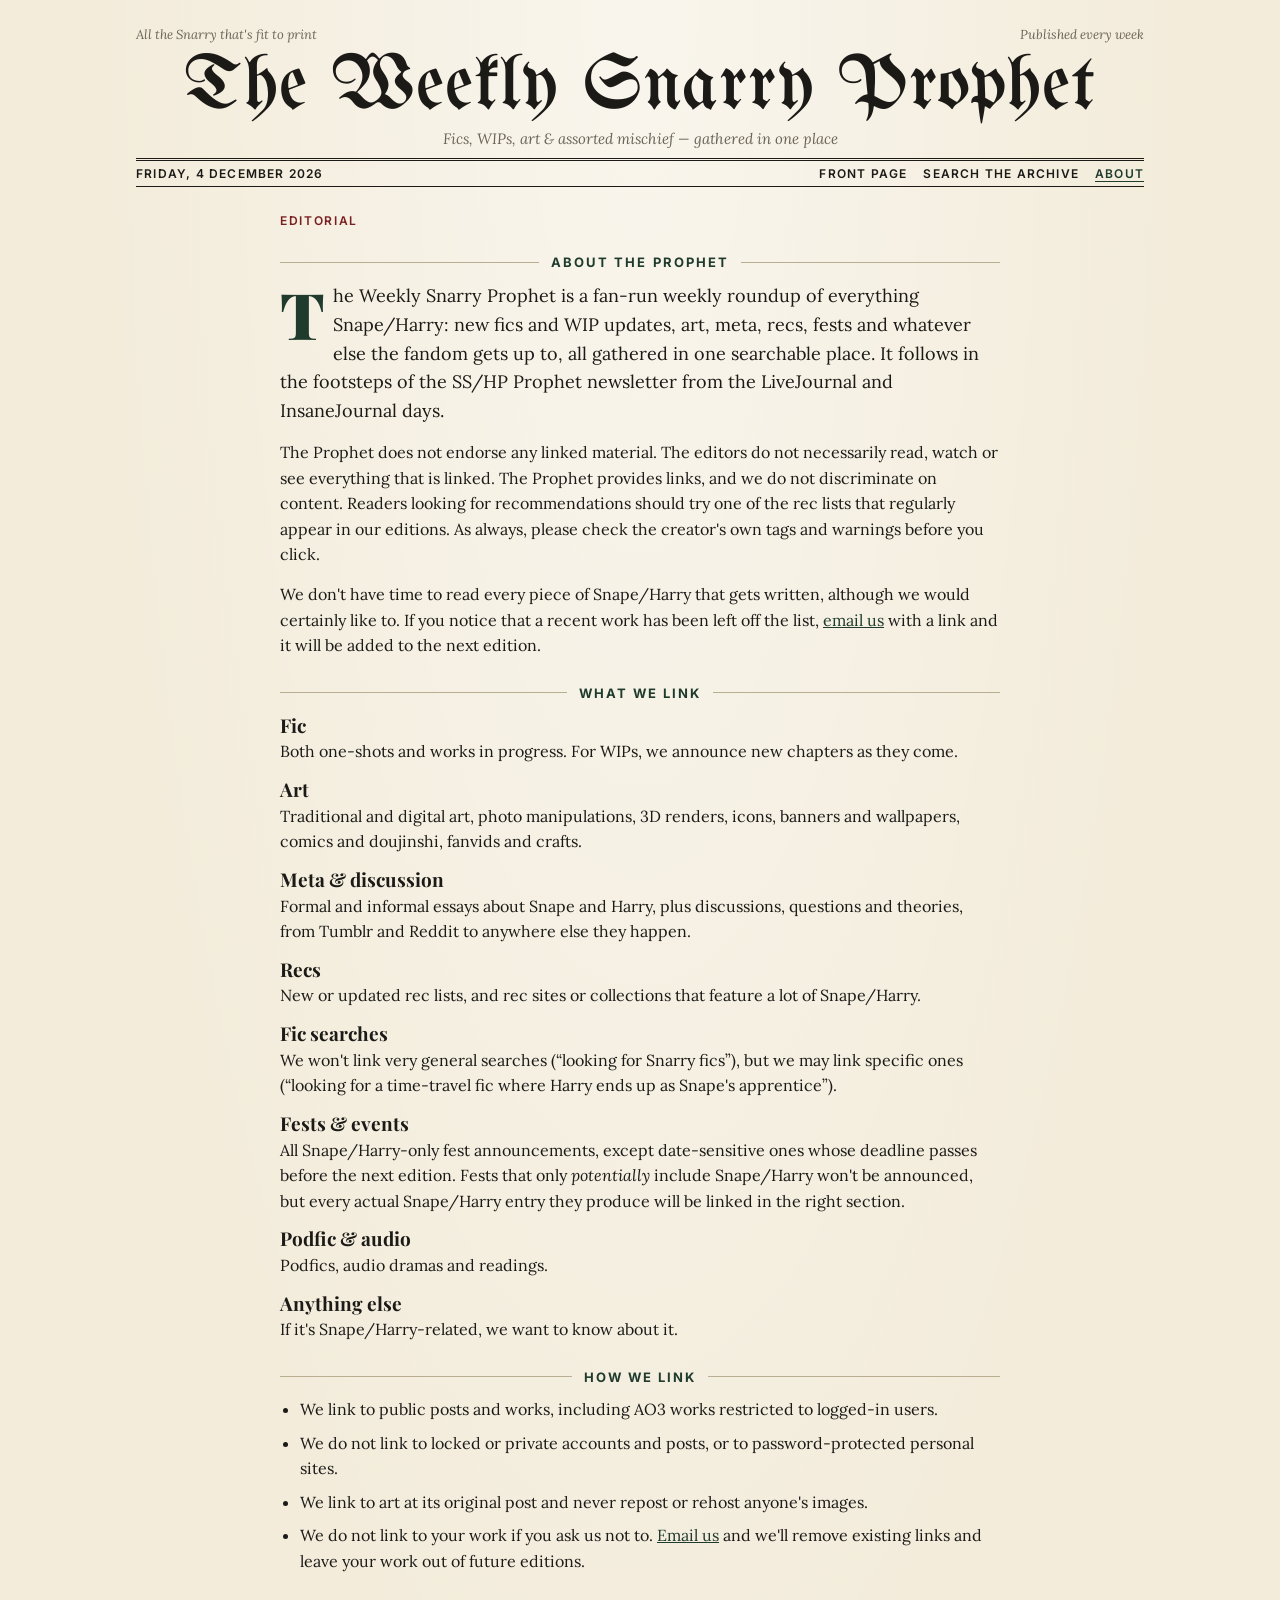
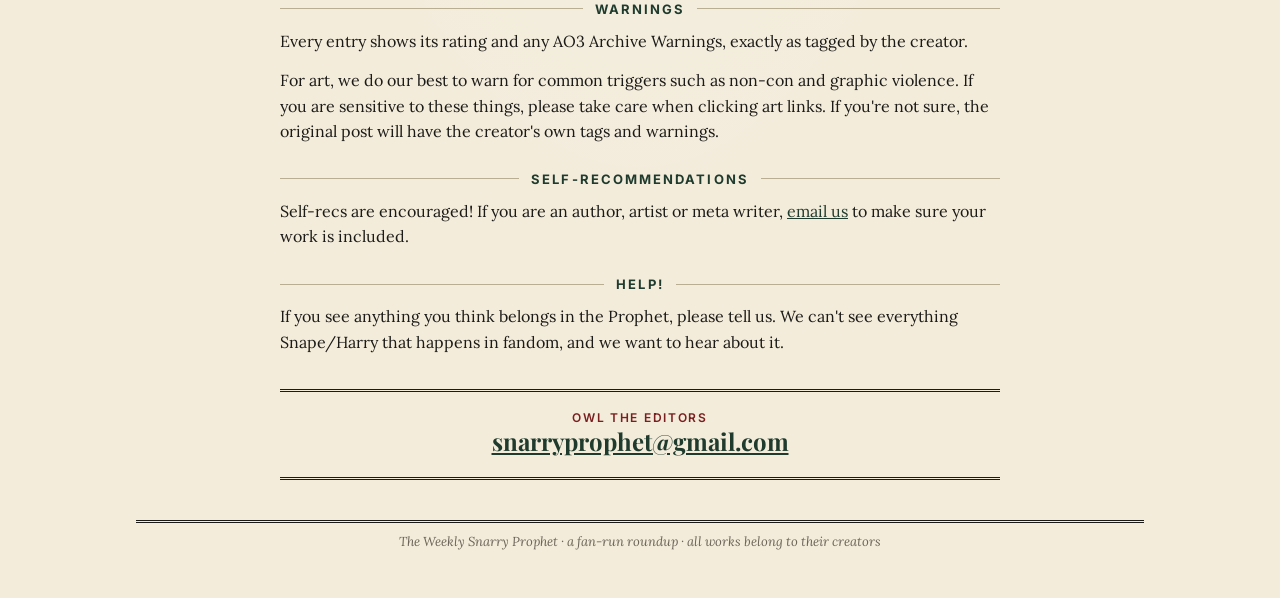
<file: about.html>
<!doctype html>
<html lang="en">
<head>
<meta charset="utf-8">
<meta name="viewport" content="width=device-width, initial-scale=1">
<title>About the Prophet · The Weekly Snarry Prophet</title>
<meta name="description" content="What the Weekly Snarry Prophet links to, how, and how to get your work included.">
<link rel="icon" href="favicon.svg" type="image/svg+xml">
<link rel="icon" href="favicon-32.png" sizes="32x32" type="image/png">
<link rel="apple-touch-icon" href="apple-touch-icon.png">
<link rel="alternate" type="application/rss+xml" title="The Weekly Snarry Prophet" href="feed.xml">
<link rel="preconnect" href="https://fonts.googleapis.com">
<link rel="preconnect" href="https://fonts.gstatic.com" crossorigin>
<link href="https://fonts.googleapis.com/css2?family=UnifrakturMaguntia&family=Playfair+Display:wght@700;900&family=Lora:ital,wght@0,400;0,600;1,400&family=Inter:wght@400;500;600;700&display=swap" rel="stylesheet">
<link rel="stylesheet" href="style.css?v=5">
<script src="common.js?v=5"></script>
</head>
<body>
<div class="page">
  <header class="masthead">
    <div class="ears"><span>All the Snarry that's fit to print</span><span>Published every week</span></div>
    <h1><a href="index.html">The Weekly Snarry Prophet</a></h1>
    <div class="motto">Fics, WIPs, art &amp; assorted mischief — gathered in one place</div>
    <div class="dateline">
      <span id="today"></span>
      <nav><a href="index.html">Front Page</a><a href="search.html">Search the Archive</a><a href="about.html" class="active">About</a></nav>
    </div>
  </header>

  <main class="prose">
    <div class="kicker">Editorial</div>
    <div class="rubric">About The Prophet</div>

    <p class="lede">The Weekly Snarry Prophet is a fan-run weekly roundup of everything Snape/Harry: new fics and WIP updates, art, meta, recs, fests and whatever else the fandom gets up to, all gathered in one searchable place. It follows in the footsteps of the SS/HP Prophet newsletter from the LiveJournal and InsaneJournal days.</p>

    <p>The Prophet does not endorse any linked material. The editors do not necessarily read, watch or see everything that is linked. The Prophet provides links, and we do not discriminate on content. Readers looking for recommendations should try one of the rec lists that regularly appear in our editions. As always, please check the creator's own tags and warnings before you click.</p>

    <p>We don't have time to read every piece of Snape/Harry that gets written, although we would certainly like to. If you notice that a recent work has been left off the list, <a href="mailto:snarryprophet@gmail.com">email us</a> with a link and it will be added to the next edition.</p>

    <div class="rubric">What we link</div>
    <dl class="kinds">
      <dt>Fic</dt>
      <dd>Both one-shots and works in progress. For WIPs, we announce new chapters as they come.</dd>
      <dt>Art</dt>
      <dd>Traditional and digital art, photo manipulations, 3D renders, icons, banners and wallpapers, comics and doujinshi, fanvids and crafts.</dd>
      <dt>Meta &amp; discussion</dt>
      <dd>Formal and informal essays about Snape and Harry, plus discussions, questions and theories, from Tumblr and Reddit to anywhere else they happen.</dd>
      <dt>Recs</dt>
      <dd>New or updated rec lists, and rec sites or collections that feature a lot of Snape/Harry.</dd>
      <dt>Fic searches</dt>
      <dd>We won't link very general searches (“looking for Snarry fics”), but we may link specific ones (“looking for a time-travel fic where Harry ends up as Snape's apprentice”).</dd>
      <dt>Fests &amp; events</dt>
      <dd>All Snape/Harry-only fest announcements, except date-sensitive ones whose deadline passes before the next edition. Fests that only <em>potentially</em> include Snape/Harry won't be announced, but every actual Snape/Harry entry they produce will be linked in the right section.</dd>
      <dt>Podfic &amp; audio</dt>
      <dd>Podfics, audio dramas and readings.</dd>
      <dt>Anything else</dt>
      <dd>If it's Snape/Harry-related, we want to know about it.</dd>
    </dl>

    <div class="rubric">How we link</div>
    <ul class="rules">
      <li>We link to public posts and works, including AO3 works restricted to logged-in users.</li>
      <li>We do not link to locked or private accounts and posts, or to password-protected personal sites.</li>
      <li>We link to art at its original post and never repost or rehost anyone's images.</li>
      <li>We do not link to your work if you ask us not to. <a href="mailto:snarryprophet@gmail.com?subject=Please%20don't%20link%20my%20work">Email us</a> and we'll remove existing links and leave your work out of future editions.</li>
    </ul>

    <div class="rubric">Warnings</div>
    <p>Every entry shows its rating and any AO3 Archive Warnings, exactly as tagged by the creator.</p>
    <p>For art, we do our best to warn for common triggers such as non-con and graphic violence. If you are sensitive to these things, please take care when clicking art links. If you're not sure, the original post will have the creator's own tags and warnings.</p>

    <div class="rubric">Self-recommendations</div>
    <p>Self-recs are encouraged! If you are an author, artist or meta writer, <a href="mailto:snarryprophet@gmail.com?subject=For%20the%20Prophet">email us</a> to make sure your work is included.</p>

    <div class="rubric">Help!</div>
    <p>If you see anything you think belongs in the Prophet, please tell us. We can't see everything Snape/Harry that happens in fandom, and we want to hear about it.</p>

    <div class="contact">
      <div class="kicker">Owl the editors</div>
      <a href="mailto:snarryprophet@gmail.com">snarryprophet@gmail.com</a>
    </div>
  </main>

  <footer>The Weekly Snarry Prophet · a fan-run roundup · all works belong to their creators</footer>
</div>
     <script data-goatcounter="https://snarryprophet.goatcounter.com/count" async src="//gc.zgo.at/count.js"></script>
</body>
</html>
</file>
<file: style.css>
/* The Weekly Snarry Prophet – shared styles */
:root{
  --paper:#f3ecdb; --paper-2:#faf5e8; --ink:#1b1a17; --muted:#6b6457; --rule:#b9ad92;
  --green:#1f3b2d; --silver:#8c8f86; --red:#7a1f1f; --chip:#e7dfc9;
  --g:#77a300; --t:#d4a800; --m:#e57b00; --e:#b3001b; --nr:#8a8a8a;
}
*{box-sizing:border-box}
[hidden]{display:none !important}
html{background:var(--paper)}
body{margin:0;color:var(--ink);font:16px/1.6 "Lora",Georgia,serif;
  background:var(--paper) radial-gradient(ellipse at top, rgba(255,255,255,.5), transparent 60%)}
a{color:var(--green)}
.page{max-width:1040px;margin:0 auto;padding:0 16px 48px}

/* ---------- Masthead ---------- */
.masthead{text-align:center;padding:26px 0 0}
.masthead .ears{display:flex;justify-content:space-between;font:italic 13px "Lora",serif;color:var(--muted);gap:10px}
.masthead h1{margin:6px 0 2px;font:400 clamp(38px,8vw,78px)/1 "UnifrakturMaguntia",serif;color:var(--ink);letter-spacing:.01em}
.masthead h1 a{color:inherit;text-decoration:none}
.masthead .motto{font:italic 15px "Lora",serif;color:var(--muted);margin-bottom:10px}
.dateline{border-top:3px double var(--ink);border-bottom:1px solid var(--ink);padding:5px 0;display:flex;justify-content:space-between;
  align-items:center;gap:10px;flex-wrap:wrap;font:600 12px "Inter",sans-serif;text-transform:uppercase;letter-spacing:.1em}
.dateline nav a{color:var(--ink);text-decoration:none;margin-left:16px}
.dateline nav a:first-child{margin-left:0}
.dateline nav a.active,.dateline nav a:hover{color:var(--green);text-decoration:underline;text-underline-offset:3px}

/* ---------- Two-column layout: editions left, sidebar right ---------- */
.layout{display:grid;grid-template-columns:minmax(0,1fr) 290px;gap:0 34px;align-items:start}
.sidebar{border-left:1px solid var(--rule);padding:26px 0 0 26px;min-width:0}

/* ---------- Cover picture (top of sidebar) ---------- */
.hero{margin:0 0 6px}
.hero img{display:block;width:calc(100% - 10px);height:auto;border:1px solid var(--ink);outline:1px solid var(--ink);outline-offset:4px;margin:5px}
/* Black & white "printed" look that takes on the paper colour */
.hero.printed img{filter:grayscale(1) sepia(.18) contrast(1.18) brightness(1.03);mix-blend-mode:multiply}
.hero figcaption{margin-top:10px;font:italic 13px "Lora",serif;color:var(--muted);text-align:right}

/* ---------- Edition (one week) ---------- */
.edition{padding:26px 0 30px;border-bottom:3px double var(--rule)}
.edition:last-of-type{border-bottom:none}
.kicker{font:600 12px "Inter",sans-serif;letter-spacing:.14em;text-transform:uppercase;color:var(--red)}
.headline{font:900 clamp(30px,5vw,46px)/1.05 "Playfair Display",Georgia,serif;margin:4px 0 6px}
.standfirst{font:italic 16px "Lora",serif;color:var(--muted);margin:0 0 6px}
.rubric{display:flex;align-items:center;gap:12px;margin:26px 0 12px;font:700 13px "Inter",sans-serif;letter-spacing:.16em;text-transform:uppercase;color:var(--green)}
.rubric::before,.rubric::after{content:"";flex:1;border-top:1px solid var(--rule)}
.rubric .n{font-weight:500;color:var(--muted);letter-spacing:.05em}

/* Columns of articles, divided by thin rules like a newspaper */
.columns{display:grid;grid-template-columns:repeat(auto-fill,minmax(280px,1fr));gap:0 28px}
.item{padding:10px 0 14px;border-bottom:1px solid var(--rule);break-inside:avoid}
.item .top{display:flex;gap:9px;align-items:flex-start}
.rating{flex:0 0 auto;width:22px;height:22px;border-radius:3px;color:#fff;font:600 12px "Inter",sans-serif;display:grid;place-items:center;margin-top:4px}
.item h3{margin:0;font:700 20px/1.2 "Playfair Display",Georgia,serif}
.item h3 a{color:var(--ink);text-decoration:none}
.item h3 a:hover{color:var(--green);text-decoration:underline}
.by{font:italic 14px "Lora",serif;color:var(--muted)}
.chips{display:flex;flex-wrap:wrap;gap:5px;margin:7px 0 0}
.chip{background:var(--chip);border-radius:2px;padding:0 7px;font:12px/1.7 "Inter",sans-serif}
.chip.warn{background:#f1d9d6;color:var(--red)}
.chip.kind{background:var(--green);color:#efe7cf}
.notes{margin:6px 0 0;font-size:15px}
.added{font:12px "Inter",sans-serif;color:var(--muted);margin-top:5px}

/* One-line entries on the front page, stacked under each other */
.stack .item.line{padding:9px 0}
.item.line .row{display:flex;flex-wrap:wrap;align-items:center;gap:6px 8px}
.item.line .rating{margin-top:0}
.item.line h3{margin-right:2px}
.item.line .by{margin-right:4px}
.item.line .notes{margin:4px 0 0}
.item.line.rated .notes{margin-left:30px}

/* ---------- Pager & archive ---------- */
.pager{display:flex;justify-content:space-between;align-items:center;gap:10px;border-top:1px solid var(--ink);border-bottom:1px solid var(--ink);padding:8px 0;margin-top:6px;font:600 13px "Inter",sans-serif;text-transform:uppercase;letter-spacing:.08em}
.pager button{background:none;border:none;font:inherit;color:var(--green);cursor:pointer;padding:4px 0;text-transform:inherit;letter-spacing:inherit}
.pager button:disabled{color:var(--rule);cursor:default}
.pager .pg{color:var(--muted);font-weight:500}
.archive{margin-top:22px}
.archive .rubric{margin-top:0}
.archive .month{font:700 12px "Inter",sans-serif;letter-spacing:.1em;text-transform:uppercase;color:var(--muted);margin:14px 0 2px}
.archive ul{list-style:none;margin:0;padding:0}
.archive li{border-bottom:1px dashed var(--rule)}
.archive a{display:flex;justify-content:space-between;align-items:baseline;gap:10px;padding:6px 2px;text-decoration:none;color:var(--ink)}
.archive a:hover .wt{text-decoration:underline}
.archive li.current .wt{color:var(--green)}
.wt{display:block;font:700 17px/1.2 "Playfair Display",Georgia,serif}
.wr{display:block;font:italic 13px "Lora",serif;color:var(--muted)}
.wc{font:13px "Inter",sans-serif;color:var(--muted);white-space:nowrap}

/* ---------- Search page ---------- */
.searchbox{width:100%;padding:12px 14px;font:17px "Lora",serif;border:1px solid var(--ink);background:var(--paper-2);color:var(--ink);margin-top:22px}
.filters{display:grid;grid-template-columns:repeat(auto-fill,minmax(150px,1fr));gap:8px;margin:10px 0}
select{width:100%;padding:8px 10px;border:1px solid var(--rule);background:var(--paper-2);color:var(--ink);font:14px "Inter",sans-serif}
.searchbox:focus,select:focus,button:focus-visible,a:focus-visible{outline:2px solid var(--green);outline-offset:2px}
.bar{display:flex;justify-content:space-between;gap:10px;flex-wrap:wrap;font:13px "Inter",sans-serif;color:var(--muted);margin:6px 0 4px}
.linkbtn{background:none;border:none;color:var(--green);font:inherit;cursor:pointer;text-decoration:underline;padding:0}
.more{display:block;margin:18px auto;padding:9px 20px;border:1px solid var(--green);background:transparent;color:var(--green);font:600 14px "Inter",sans-serif;cursor:pointer}
.msg{padding:40px 10px;text-align:center;color:var(--muted);font-style:italic}

footer{margin-top:40px;border-top:3px double var(--ink);padding-top:10px;text-align:center;font:italic 13px "Lora",serif;color:var(--muted)}

/* Narrow screens: one column – cover picture on top, Past Editions at the bottom */
@media (max-width:820px){
  .layout{display:flex;flex-direction:column}
  .sidebar{display:contents}
  .hero{order:-1;margin:22px auto 0;max-width:480px;width:100%}
  .friends{order:2;width:100%;margin-top:34px}
  .archive{order:3;margin-top:34px;width:100%}
  .hero img{max-height:60vh;object-fit:cover}
}
@media (max-width:600px){
  .masthead .ears{display:none}
  .dateline{justify-content:center}
  .dateline nav a{margin-left:12px}
}

/* ---------- About page ---------- */
.prose{max-width:720px;margin:0 auto;padding-top:26px}
.prose p{margin:0 0 14px}
.prose .lede{font-size:18px}
.prose .lede::first-letter{float:left;font:900 64px/.82 "Playfair Display",Georgia,serif;padding:6px 8px 0 0;color:var(--green)}
.kinds{margin:0}
.kinds dt{font:700 19px/1.3 "Playfair Display",Georgia,serif;margin-top:12px}
.kinds dd{margin:2px 0 0}
.rules{margin:0;padding-left:20px}
.rules li{margin-bottom:8px}
.contact{margin:34px 0 0;padding:18px;text-align:center;border-top:3px double var(--ink);border-bottom:3px double var(--ink)}
.contact a{font:700 clamp(18px,4vw,24px) "Playfair Display",Georgia,serif;color:var(--green);word-break:break-word}

/* ---------- Friends of the Prophet (sidebar) ---------- */
.friends{margin-top:22px}
.friends:empty{display:none}
.friends .rubric{margin-top:0}
.friend{border:1px solid var(--ink);outline:1px solid var(--ink);outline-offset:3px;margin:4px 4px 16px;padding:12px 14px;text-align:center;background:var(--paper-2)}
.friend .fname{font:700 22px/1.1 "Playfair Display",Georgia,serif}
.friend p{margin:6px 0 10px;font:italic 14px/1.45 "Lora",serif;color:var(--muted)}
.fbtn{display:inline-block;padding:6px 14px;background:var(--green);color:#efe7cf;text-decoration:none;font:600 12px "Inter",sans-serif;letter-spacing:.1em;text-transform:uppercase}
.fbtn:hover{background:var(--ink)}

/* ---------- Editorial at the top of an edition ---------- */
.editorial{margin:18px 0 6px;padding:14px 0 4px;border-top:1px solid var(--ink);border-bottom:1px solid var(--ink)}
.ed-kicker{font:600 12px "Inter",sans-serif;letter-spacing:.14em;text-transform:uppercase;color:var(--muted)}
.ed-title{font:italic 700 24px/1.2 "Playfair Display",Georgia,serif;margin:4px 0 8px}
.editorial p{margin:0 0 10px;font-size:16.5px}
.editorial p:first-of-type::first-letter{float:left;font:900 50px/.82 "Playfair Display",Georgia,serif;padding:5px 7px 0 0;color:var(--green)}
.ed-sign{text-align:right;font:italic 15px "Lora",serif;color:var(--muted);margin-bottom:8px}

/* RSS link under Past Editions */
.rss{display:block;margin:16px 0 0;font:600 12px "Inter",sans-serif;letter-spacing:.1em;text-transform:uppercase;color:var(--green)}
.rss::before{content:"";display:inline-block;width:10px;height:10px;margin-right:7px;border-radius:2px;background:var(--m);vertical-align:0}
footer a{color:inherit}
@media (max-width:820px){ .rss{order:4;width:100%} }
</file>
